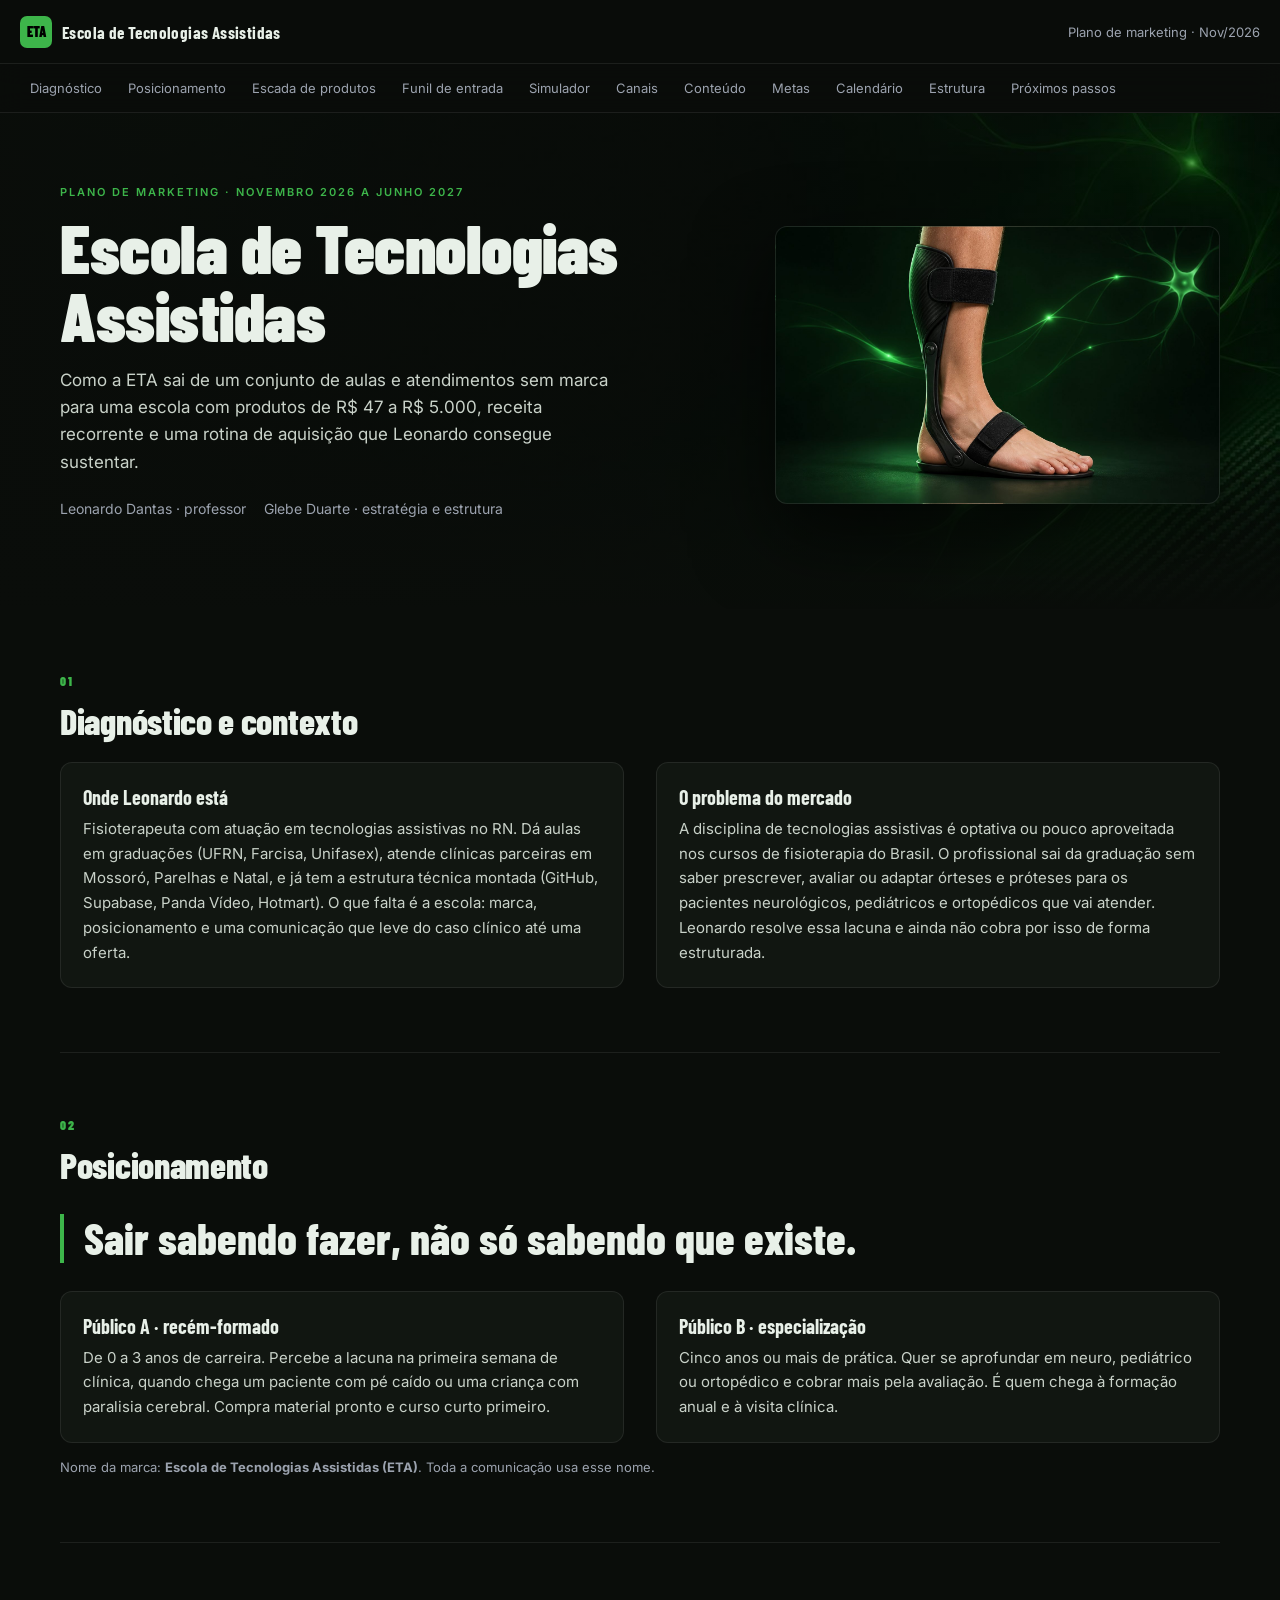
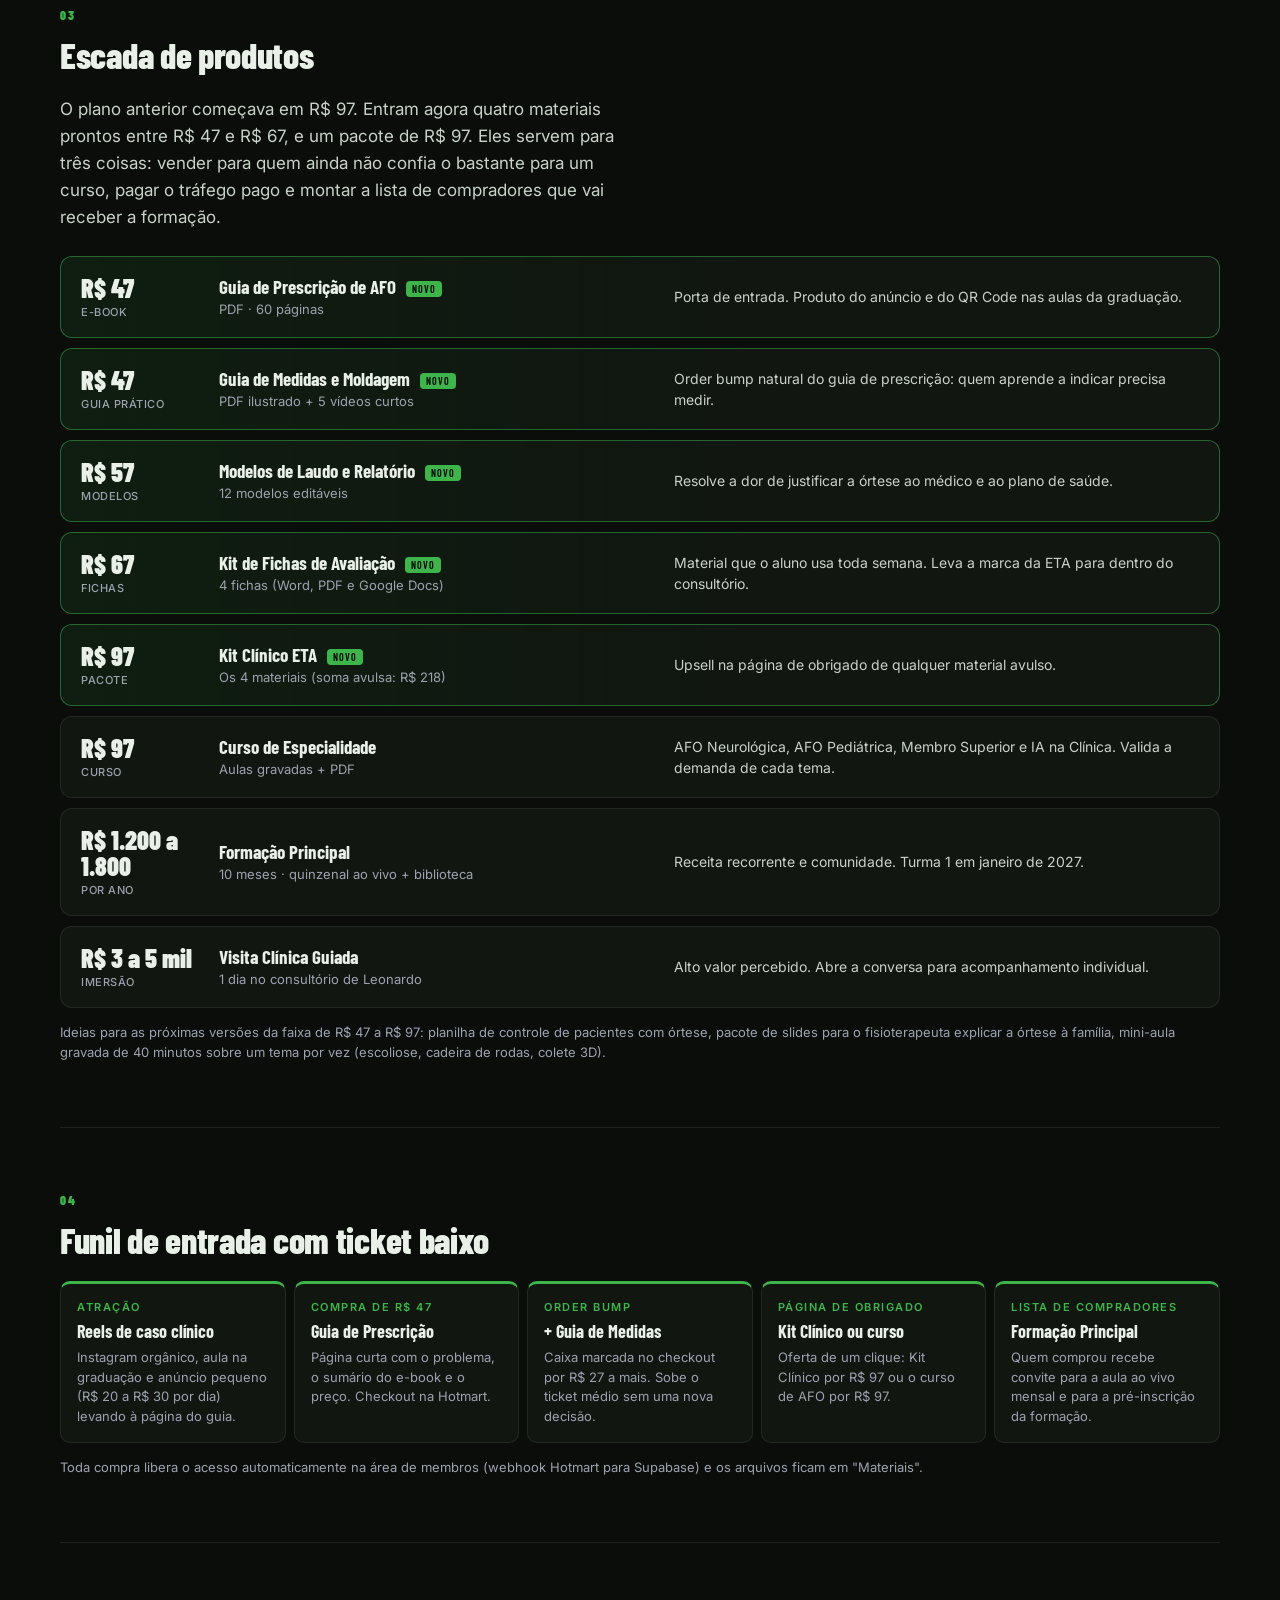
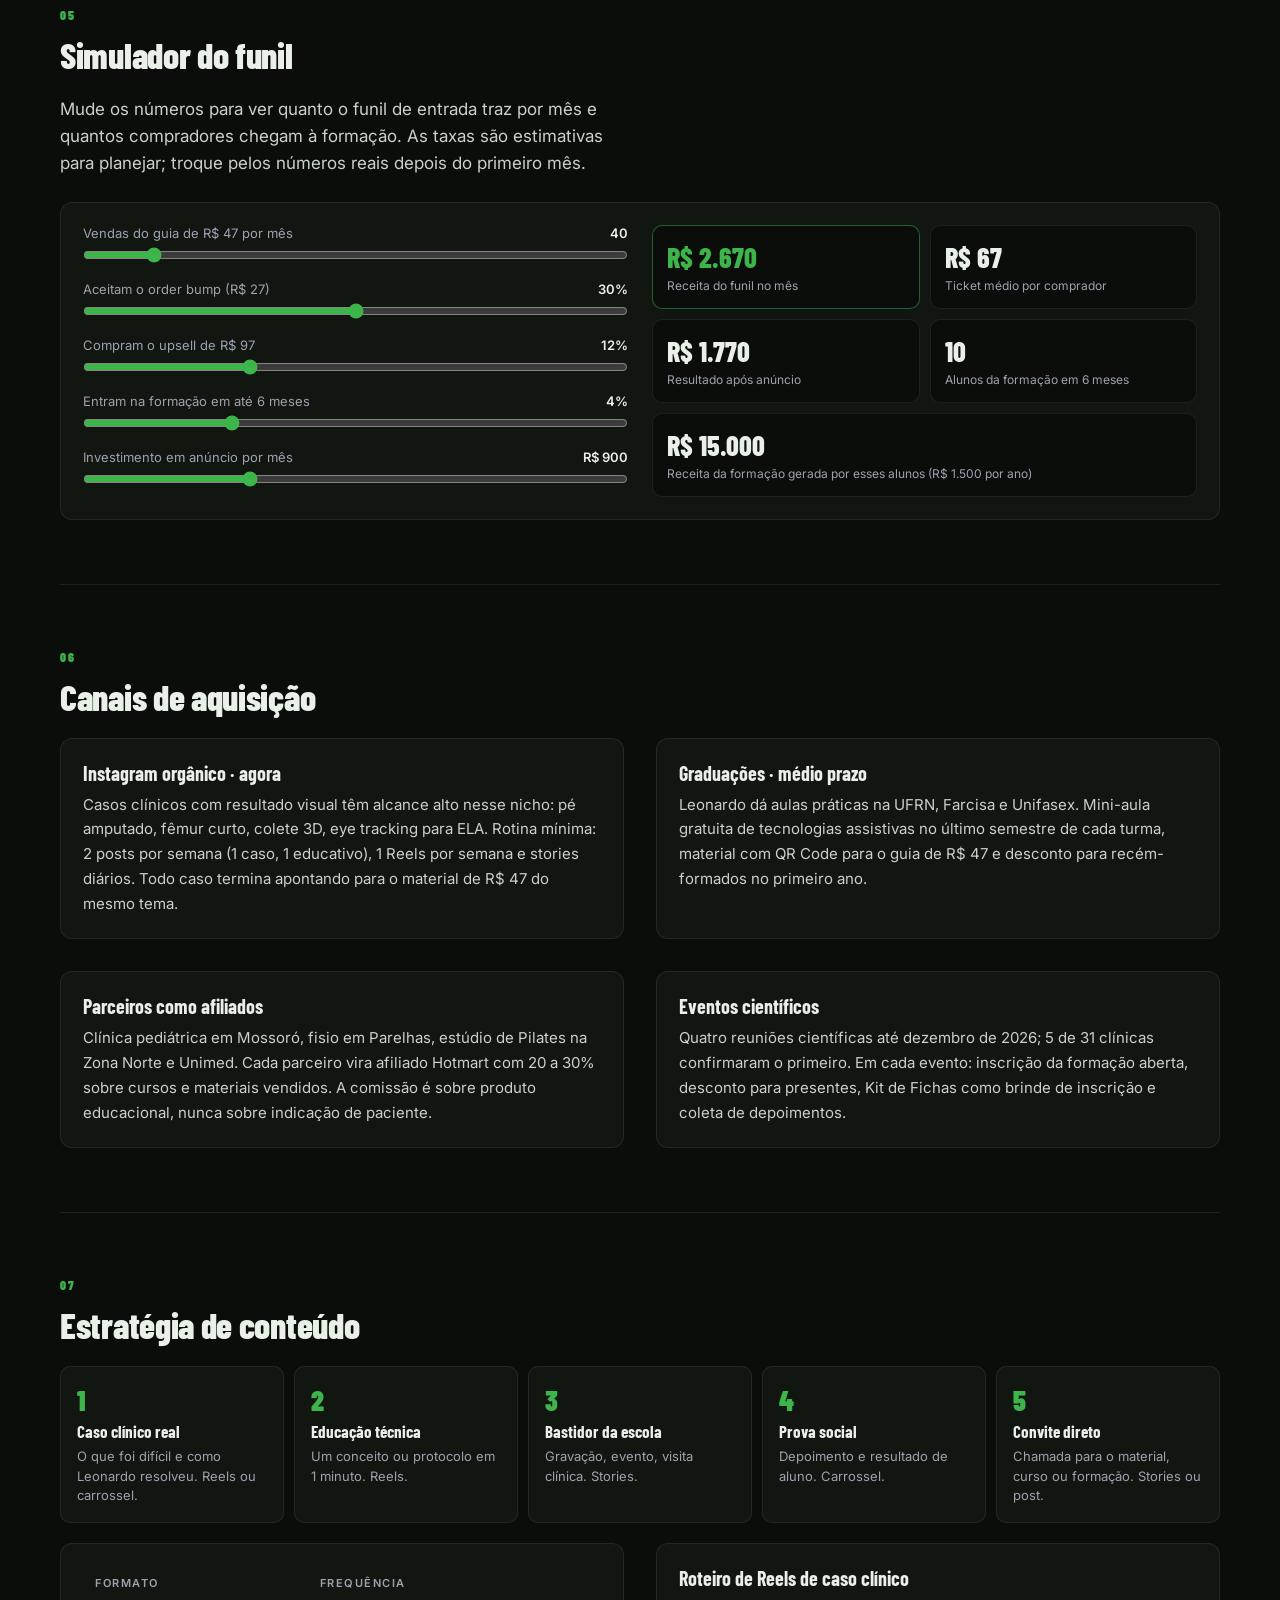
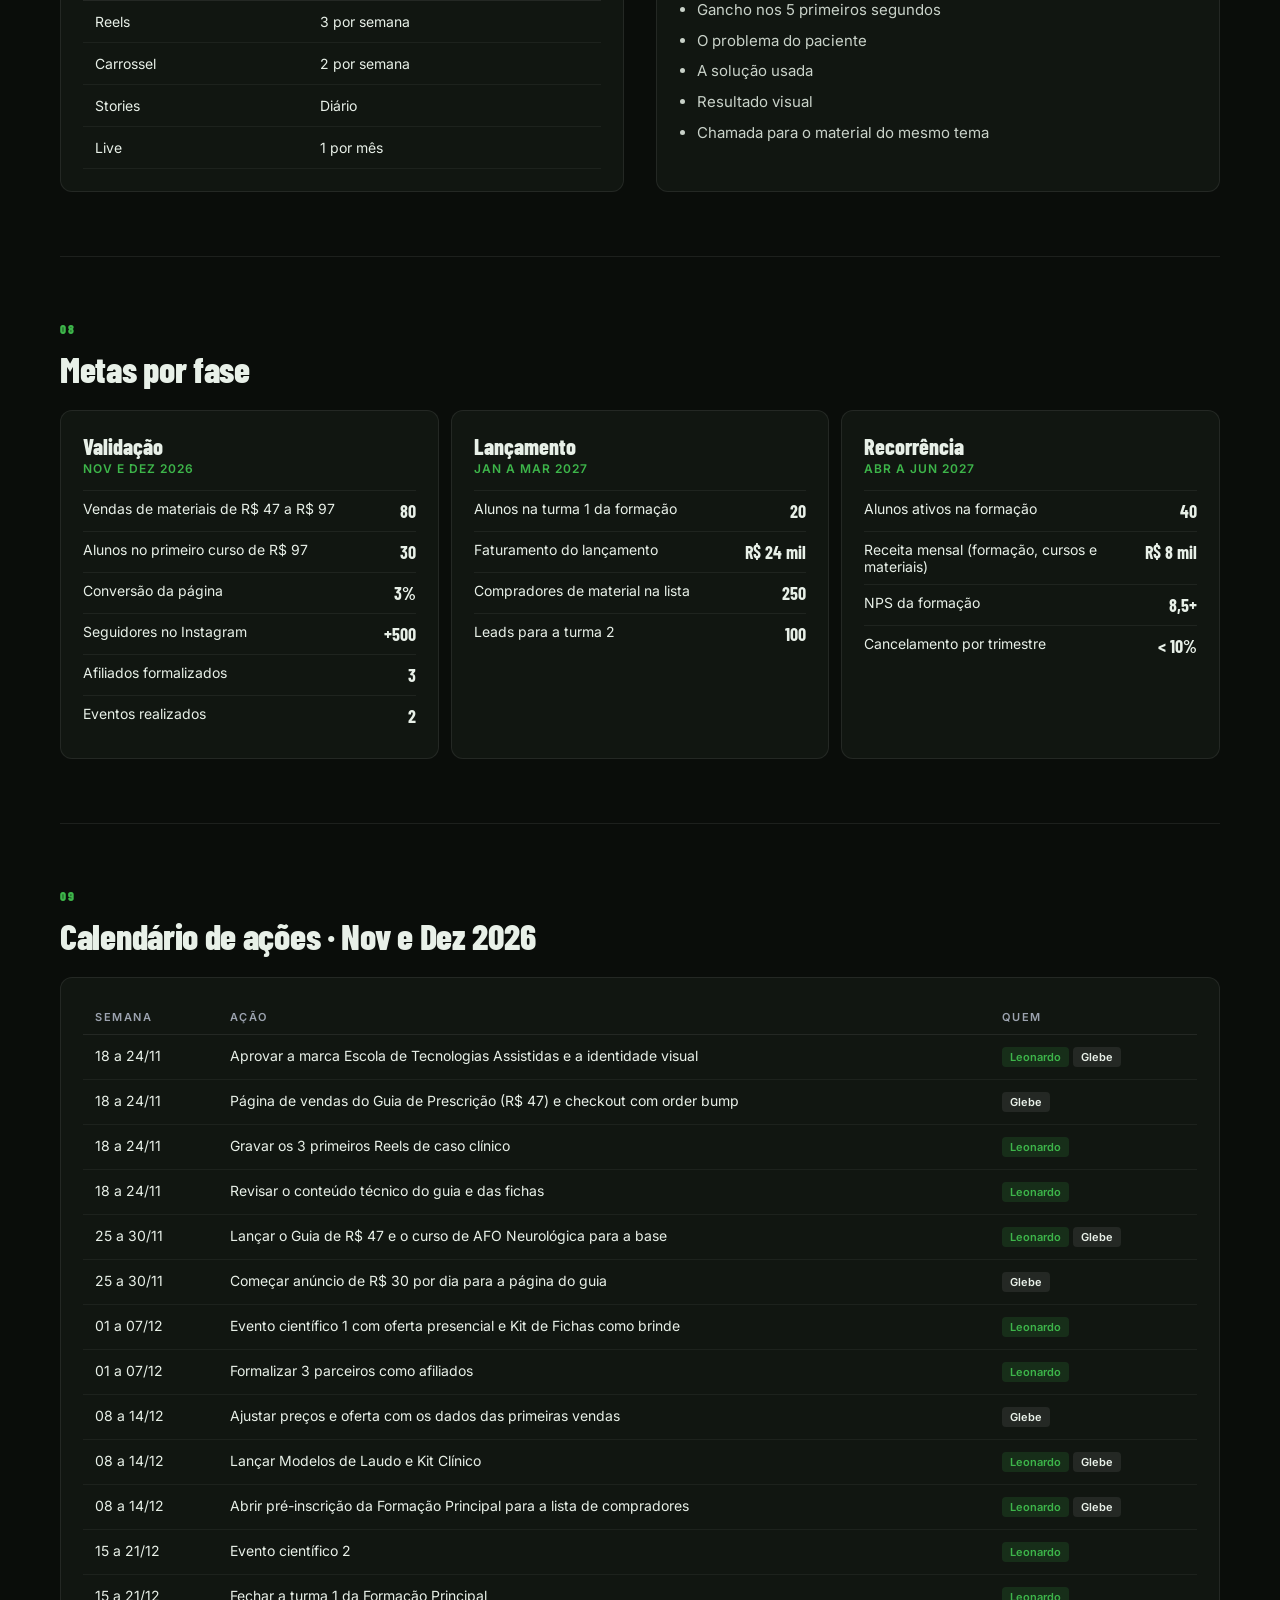
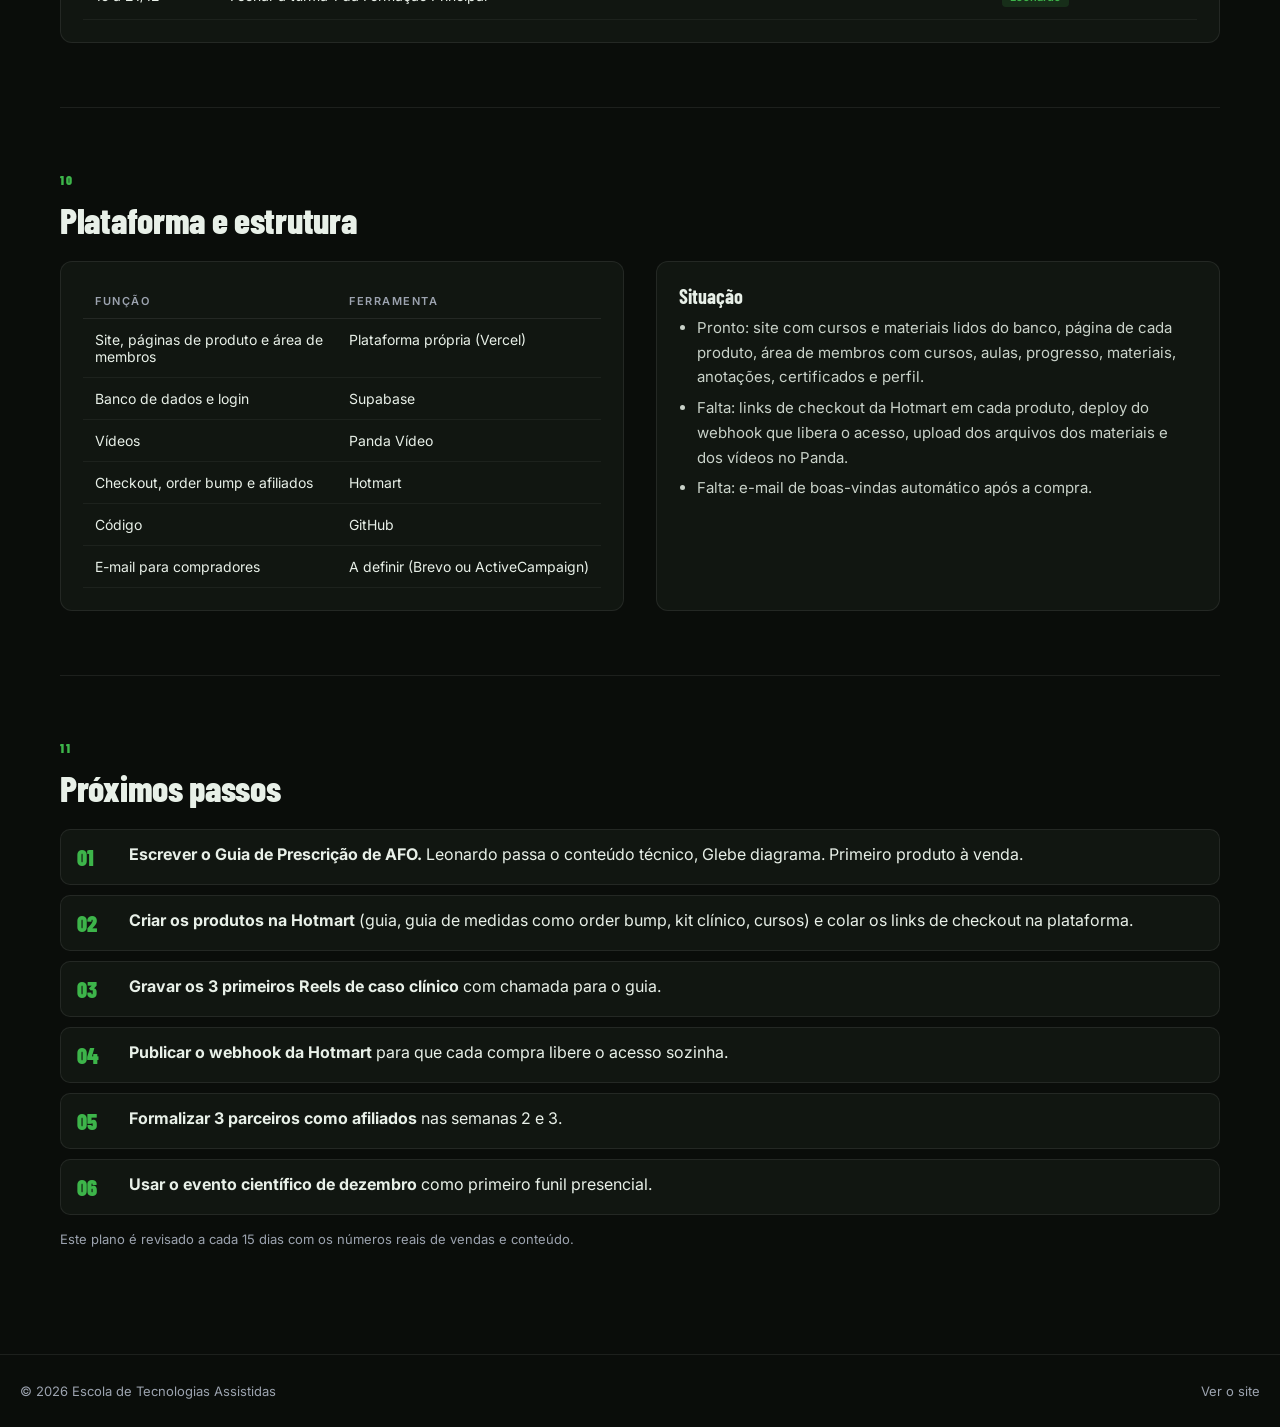
<file: public/plano.html>
<!DOCTYPE html>
<html lang="pt-BR">
<head>
<meta charset="UTF-8">
<meta name="viewport" content="width=device-width, initial-scale=1.0, viewport-fit=cover">
<title>Plano de Marketing · Escola de Tecnologias Assistidas</title>
<meta name="robots" content="noindex">
<link rel="preconnect" href="https://fonts.googleapis.com">
<link rel="stylesheet" href="https://fonts.googleapis.com/css2?family=Barlow+Condensed:wght@400;600;700;800;900&family=Inter:wght@400;500;600&display=swap">
<link rel="stylesheet" href="assets/eta.css">
<style>
.toc { display: flex; gap: 6px; overflow-x: auto; padding: 10px var(--gutter); border-bottom: 1px solid var(--border); position: sticky; top: 64px; z-index: 40; background: rgba(10,13,10,.92); backdrop-filter: blur(12px); }
.toc a { white-space: nowrap; font-size: 13px; color: var(--fg-muted); padding: 6px 10px; border-radius: 6px; }
.toc a:hover { color: var(--fg); background: rgba(255,255,255,.05); }
.sec { padding: 64px 0; border-bottom: 1px solid var(--border); scroll-margin-top: 120px; }
.num { font: 900 13px var(--font-d); color: var(--verde); letter-spacing: 2px; margin-bottom: 10px; }
.two { display: grid; grid-template-columns: minmax(0,1fr) minmax(0,1fr); gap: 32px; }
.box { background: var(--bg-2); border: 1px solid var(--border); border-radius: 12px; padding: 22px; }
.box h3 { font: 700 20px var(--font-d); margin-bottom: 8px; }
.box p, .box li { color: #c9d2c9; line-height: 1.65; font-size: 15px; }
.box ul { padding-left: 18px; display: grid; gap: 6px; }
.quote { font: 800 clamp(28px,4vw,44px)/1.1 var(--font-d); border-left: 4px solid var(--verde); padding-left: 20px; margin: 28px 0; }

/* escada */
.ladder { display: grid; gap: 10px; }
.step { display: grid; grid-template-columns: 120px minmax(0,1fr) minmax(0,1.2fr); gap: 18px; align-items: center; padding: 18px 20px; border-radius: 12px; border: 1px solid var(--border); background: var(--bg-2); position: relative; }
.step.new { border-color: rgba(61,181,74,.5); background: linear-gradient(90deg, rgba(61,181,74,.1), var(--bg-2) 60%); }
.step .p { font: 900 26px/1 var(--font-d); }
.step .p small { display: block; font: 500 11px var(--font-b); color: var(--fg-muted); margin-top: 4px; letter-spacing: .5px; text-transform: uppercase; }
.step b { font: 700 19px var(--font-d); display: block; }
.step .f { font-size: 13px; color: var(--fg-muted); }
.step .r { font-size: 14px; color: #c9d2c9; line-height: 1.5; }
.pill { display: inline-block; font-size: 10px; font-weight: 600; letter-spacing: 1px; text-transform: uppercase; background: var(--verde); color: #000; border-radius: 4px; padding: 2px 6px; margin-left: 6px; vertical-align: middle; }

/* funil */
.funnel { display: grid; grid-template-columns: repeat(5, minmax(0,1fr)); gap: 8px; }
.fstep { background: var(--bg-2); border: 1px solid var(--border); border-top: 3px solid var(--verde); border-radius: 10px; padding: 16px; }
.fstep .k { font-size: 11px; letter-spacing: 1.5px; text-transform: uppercase; color: var(--verde); font-weight: 600; margin-bottom: 6px; }
.fstep b { font: 700 18px var(--font-d); display: block; margin-bottom: 6px; }
.fstep p { font-size: 13px; color: var(--fg-muted); line-height: 1.5; }

/* simulador */
.sim { display: grid; grid-template-columns: minmax(0,1fr) minmax(0,1fr); gap: 24px; align-items: start; }
.sim label { display: block; font-size: 13px; color: var(--fg-muted); margin: 14px 0 6px; }
.sim label:first-child { margin-top: 0; }
.sim input[type=range] { width: 100%; accent-color: var(--verde); }
.sim output { float: right; color: var(--fg); font-weight: 600; }
.res { display: grid; grid-template-columns: 1fr 1fr; gap: 10px; }
.res div { background: var(--bg); border: 1px solid var(--border); border-radius: 10px; padding: 14px; }
.res b { display: block; font: 800 28px var(--font-d); }
.res span { font-size: 12px; color: var(--fg-muted); }
.res .hl { border-color: rgba(61,181,74,.5); }
.res .hl b { color: var(--verde); }

/* tabelas */
.tbl { width: 100%; border-collapse: collapse; font-size: 14px; }
.tbl th { text-align: left; font-size: 11px; letter-spacing: 1.5px; text-transform: uppercase; color: var(--fg-muted); font-weight: 600; padding: 10px 12px; border-bottom: 1px solid var(--border); }
.tbl td { padding: 12px; border-bottom: 1px solid rgba(255,255,255,.05); vertical-align: top; }
.tbl td:last-child { white-space: nowrap; }
.scroll { overflow-x: auto; }
.who { display: inline-block; font-size: 11px; font-weight: 600; padding: 3px 8px; border-radius: 4px; }
.who.l { background: rgba(61,181,74,.15); color: var(--verde); }
.who.g { background: rgba(255,255,255,.08); color: var(--fg); }
.phases { display: grid; grid-template-columns: repeat(3, minmax(0,1fr)); gap: 12px; }
.phase h3 { font: 800 22px var(--font-d); margin-bottom: 2px; }
.phase .d { font-size: 12px; color: var(--verde); letter-spacing: 1px; text-transform: uppercase; font-weight: 600; margin-bottom: 14px; }
.kpi { display: flex; justify-content: space-between; gap: 10px; padding: 9px 0; border-top: 1px solid rgba(255,255,255,.06); font-size: 14px; }
.kpi b { font-family: var(--font-d); font-size: 18px; white-space: nowrap; }
.pillars { display: grid; grid-template-columns: repeat(5, minmax(0,1fr)); gap: 10px; }
.pillar { background: var(--bg-2); border: 1px solid var(--border); border-radius: 10px; padding: 16px; }
.pillar i { font: 900 28px var(--font-d); font-style: normal; color: var(--verde); }
.pillar b { display: block; font: 700 17px var(--font-d); margin: 4px 0 6px; }
.pillar p { font-size: 13px; color: var(--fg-muted); line-height: 1.5; }
.steps-list { counter-reset: s; display: grid; gap: 10px; }
.steps-list li { list-style: none; counter-increment: s; display: grid; grid-template-columns: 40px 1fr; gap: 12px; align-items: start; padding: 14px 16px; background: var(--bg-2); border: 1px solid var(--border); border-radius: 10px; }
.steps-list li::before { content: counter(s, decimal-leading-zero); font: 900 22px var(--font-d); color: var(--verde); }
.note { font-size: 13px; color: var(--fg-muted); margin-top: 14px; line-height: 1.6; }

@media (max-width: 900px) {
  .two, .sim, .phases { grid-template-columns: 1fr; }
  .funnel, .pillars { grid-template-columns: 1fr 1fr; }
  .step { grid-template-columns: 90px 1fr; }
  .step .r { grid-column: 1 / -1; }
}
@media (max-width: 520px) { .funnel, .pillars, .res { grid-template-columns: 1fr; } }
</style>
</head>
<body>

<nav class="nav">
  <a class="brand" href="index.html"><div class="brand-icon">ETA</div><div class="brand-name">Escola de Tecnologias Assistidas</div></a>
  <span class="muted" style="font-size:13px">Plano de marketing · Nov/2026</span>
</nav>
<div class="toc">
  <a href="#diagnostico">Diagnóstico</a><a href="#posicionamento">Posicionamento</a><a href="#escada">Escada de produtos</a><a href="#funil">Funil de entrada</a><a href="#simulador">Simulador</a><a href="#canais">Canais</a><a href="#conteudo">Conteúdo</a><a href="#metas">Metas</a><a href="#calendario">Calendário</a><a href="#estrutura">Estrutura</a><a href="#proximos">Próximos passos</a>
</div>

<header class="bg-hero" style="background-image:url('assets/bg-neural.jpg')">
  <div class="hero-inner">
    <div>
      <div class="eyebrow">Plano de marketing · Novembro 2026 a Junho 2027</div>
      <h1 class="h1">Escola de Tecnologias Assistidas</h1>
      <p class="lead">Como a ETA sai de um conjunto de aulas e atendimentos sem marca para uma escola com produtos de R$ 47 a R$ 5.000, receita recorrente e uma rotina de aquisição que Leonardo consegue sustentar.</p>
      <div class="meta"><span>Leonardo Dantas · professor</span><span>Glebe Duarte · estratégia e estrutura</span></div>
    </div>
    <div class="hero-cover" style="background-image:url('assets/afo-neurologica-cover.jpg')"></div>
  </div>
</header>

<main class="wrap">

<section class="sec" id="diagnostico">
  <div class="num">01</div>
  <h2 class="h2">Diagnóstico e contexto</h2>
  <div class="two">
    <div class="box"><h3>Onde Leonardo está</h3><p>Fisioterapeuta com atuação em tecnologias assistivas no RN. Dá aulas em graduações (UFRN, Farcisa, Unifasex), atende clínicas parceiras em Mossoró, Parelhas e Natal, e já tem a estrutura técnica montada (GitHub, Supabase, Panda Vídeo, Hotmart). O que falta é a escola: marca, posicionamento e uma comunicação que leve do caso clínico até uma oferta.</p></div>
    <div class="box"><h3>O problema do mercado</h3><p>A disciplina de tecnologias assistivas é optativa ou pouco aproveitada nos cursos de fisioterapia do Brasil. O profissional sai da graduação sem saber prescrever, avaliar ou adaptar órteses e próteses para os pacientes neurológicos, pediátricos e ortopédicos que vai atender. Leonardo resolve essa lacuna e ainda não cobra por isso de forma estruturada.</p></div>
  </div>
</section>

<section class="sec" id="posicionamento">
  <div class="num">02</div>
  <h2 class="h2">Posicionamento</h2>
  <div class="quote">Sair sabendo fazer, não só sabendo que existe.</div>
  <div class="two">
    <div class="box"><h3>Público A · recém-formado</h3><p>De 0 a 3 anos de carreira. Percebe a lacuna na primeira semana de clínica, quando chega um paciente com pé caído ou uma criança com paralisia cerebral. Compra material pronto e curso curto primeiro.</p></div>
    <div class="box"><h3>Público B · especialização</h3><p>Cinco anos ou mais de prática. Quer se aprofundar em neuro, pediátrico ou ortopédico e cobrar mais pela avaliação. É quem chega à formação anual e à visita clínica.</p></div>
  </div>
  <p class="note">Nome da marca: <b>Escola de Tecnologias Assistidas (ETA)</b>. Toda a comunicação usa esse nome.</p>
</section>

<section class="sec" id="escada">
  <div class="num">03</div>
  <h2 class="h2">Escada de produtos</h2>
  <p class="lead">O plano anterior começava em R$ 97. Entram agora quatro materiais prontos entre R$ 47 e R$ 67, e um pacote de R$ 97. Eles servem para três coisas: vender para quem ainda não confia o bastante para um curso, pagar o tráfego pago e montar a lista de compradores que vai receber a formação.</p>
  <div class="ladder">
    <div class="step new"><div class="p">R$ 47<small>E-book</small></div><div><b>Guia de Prescrição de AFO <span class="pill">Novo</span></b><span class="f">PDF · 60 páginas</span></div><div class="r">Porta de entrada. Produto do anúncio e do QR Code nas aulas da graduação.</div></div>
    <div class="step new"><div class="p">R$ 47<small>Guia prático</small></div><div><b>Guia de Medidas e Moldagem <span class="pill">Novo</span></b><span class="f">PDF ilustrado + 5 vídeos curtos</span></div><div class="r">Order bump natural do guia de prescrição: quem aprende a indicar precisa medir.</div></div>
    <div class="step new"><div class="p">R$ 57<small>Modelos</small></div><div><b>Modelos de Laudo e Relatório <span class="pill">Novo</span></b><span class="f">12 modelos editáveis</span></div><div class="r">Resolve a dor de justificar a órtese ao médico e ao plano de saúde.</div></div>
    <div class="step new"><div class="p">R$ 67<small>Fichas</small></div><div><b>Kit de Fichas de Avaliação <span class="pill">Novo</span></b><span class="f">4 fichas (Word, PDF e Google Docs)</span></div><div class="r">Material que o aluno usa toda semana. Leva a marca da ETA para dentro do consultório.</div></div>
    <div class="step new"><div class="p">R$ 97<small>Pacote</small></div><div><b>Kit Clínico ETA <span class="pill">Novo</span></b><span class="f">Os 4 materiais (soma avulsa: R$ 218)</span></div><div class="r">Upsell na página de obrigado de qualquer material avulso.</div></div>
    <div class="step"><div class="p">R$ 97<small>Curso</small></div><div><b>Curso de Especialidade</b><span class="f">Aulas gravadas + PDF</span></div><div class="r">AFO Neurológica, AFO Pediátrica, Membro Superior e IA na Clínica. Valida a demanda de cada tema.</div></div>
    <div class="step"><div class="p">R$ 1.200 a 1.800<small>Por ano</small></div><div><b>Formação Principal</b><span class="f">10 meses · quinzenal ao vivo + biblioteca</span></div><div class="r">Receita recorrente e comunidade. Turma 1 em janeiro de 2027.</div></div>
    <div class="step"><div class="p">R$ 3 a 5 mil<small>Imersão</small></div><div><b>Visita Clínica Guiada</b><span class="f">1 dia no consultório de Leonardo</span></div><div class="r">Alto valor percebido. Abre a conversa para acompanhamento individual.</div></div>
  </div>
  <p class="note">Ideias para as próximas versões da faixa de R$ 47 a R$ 97: planilha de controle de pacientes com órtese, pacote de slides para o fisioterapeuta explicar a órtese à família, mini-aula gravada de 40 minutos sobre um tema por vez (escoliose, cadeira de rodas, colete 3D).</p>
</section>

<section class="sec" id="funil">
  <div class="num">04</div>
  <h2 class="h2">Funil de entrada com ticket baixo</h2>
  <div class="funnel">
    <div class="fstep"><div class="k">Atração</div><b>Reels de caso clínico</b><p>Instagram orgânico, aula na graduação e anúncio pequeno (R$ 20 a R$ 30 por dia) levando à página do guia.</p></div>
    <div class="fstep"><div class="k">Compra de R$ 47</div><b>Guia de Prescrição</b><p>Página curta com o problema, o sumário do e-book e o preço. Checkout na Hotmart.</p></div>
    <div class="fstep"><div class="k">Order bump</div><b>+ Guia de Medidas</b><p>Caixa marcada no checkout por R$ 27 a mais. Sobe o ticket médio sem uma nova decisão.</p></div>
    <div class="fstep"><div class="k">Página de obrigado</div><b>Kit Clínico ou curso</b><p>Oferta de um clique: Kit Clínico por R$ 97 ou o curso de AFO por R$ 97.</p></div>
    <div class="fstep"><div class="k">Lista de compradores</div><b>Formação Principal</b><p>Quem comprou recebe convite para a aula ao vivo mensal e para a pré-inscrição da formação.</p></div>
  </div>
  <p class="note">Toda compra libera o acesso automaticamente na área de membros (webhook Hotmart para Supabase) e os arquivos ficam em "Materiais".</p>
</section>

<section class="sec" id="simulador">
  <div class="num">05</div>
  <h2 class="h2">Simulador do funil</h2>
  <p class="lead">Mude os números para ver quanto o funil de entrada traz por mês e quantos compradores chegam à formação. As taxas são estimativas para planejar; troque pelos números reais depois do primeiro mês.</p>
  <div class="sim box">
    <form id="simf" onsubmit="return false">
      <label>Vendas do guia de R$ 47 por mês <output id="o1"></output></label><input type="range" id="v" min="5" max="300" step="5" value="40">
      <label>Aceitam o order bump (R$ 27) <output id="o2"></output></label><input type="range" id="b" min="0" max="60" step="5" value="30">
      <label>Compram o upsell de R$ 97 <output id="o3"></output></label><input type="range" id="u" min="0" max="40" step="1" value="12">
      <label>Entram na formação em até 6 meses <output id="o4"></output></label><input type="range" id="f" min="0" max="15" step="1" value="4">
      <label>Investimento em anúncio por mês <output id="o5"></output></label><input type="range" id="a" min="0" max="3000" step="100" value="900">
    </form>
    <div class="res">
      <div class="hl"><b id="r1"></b><span>Receita do funil no mês</span></div>
      <div><b id="r2"></b><span>Ticket médio por comprador</span></div>
      <div><b id="r3"></b><span>Resultado após anúncio</span></div>
      <div><b id="r4"></b><span>Alunos da formação em 6 meses</span></div>
      <div style="grid-column:1/-1"><b id="r5"></b><span>Receita da formação gerada por esses alunos (R$ 1.500 por ano)</span></div>
    </div>
  </div>
</section>

<section class="sec" id="canais">
  <div class="num">06</div>
  <h2 class="h2">Canais de aquisição</h2>
  <div class="two">
    <div class="box"><h3>Instagram orgânico · agora</h3><p>Casos clínicos com resultado visual têm alcance alto nesse nicho: pé amputado, fêmur curto, colete 3D, eye tracking para ELA. Rotina mínima: 2 posts por semana (1 caso, 1 educativo), 1 Reels por semana e stories diários. Todo caso termina apontando para o material de R$ 47 do mesmo tema.</p></div>
    <div class="box"><h3>Graduações · médio prazo</h3><p>Leonardo dá aulas práticas na UFRN, Farcisa e Unifasex. Mini-aula gratuita de tecnologias assistivas no último semestre de cada turma, material com QR Code para o guia de R$ 47 e desconto para recém-formados no primeiro ano.</p></div>
    <div class="box"><h3>Parceiros como afiliados</h3><p>Clínica pediátrica em Mossoró, fisio em Parelhas, estúdio de Pilates na Zona Norte e Unimed. Cada parceiro vira afiliado Hotmart com 20 a 30% sobre cursos e materiais vendidos. A comissão é sobre produto educacional, nunca sobre indicação de paciente.</p></div>
    <div class="box"><h3>Eventos científicos</h3><p>Quatro reuniões científicas até dezembro de 2026; 5 de 31 clínicas confirmaram o primeiro. Em cada evento: inscrição da formação aberta, desconto para presentes, Kit de Fichas como brinde de inscrição e coleta de depoimentos.</p></div>
  </div>
</section>

<section class="sec" id="conteudo">
  <div class="num">07</div>
  <h2 class="h2">Estratégia de conteúdo</h2>
  <div class="pillars">
    <div class="pillar"><i>1</i><b>Caso clínico real</b><p>O que foi difícil e como Leonardo resolveu. Reels ou carrossel.</p></div>
    <div class="pillar"><i>2</i><b>Educação técnica</b><p>Um conceito ou protocolo em 1 minuto. Reels.</p></div>
    <div class="pillar"><i>3</i><b>Bastidor da escola</b><p>Gravação, evento, visita clínica. Stories.</p></div>
    <div class="pillar"><i>4</i><b>Prova social</b><p>Depoimento e resultado de aluno. Carrossel.</p></div>
    <div class="pillar"><i>5</i><b>Convite direto</b><p>Chamada para o material, curso ou formação. Stories ou post.</p></div>
  </div>
  <div class="two" style="margin-top:20px">
    <div class="box scroll"><table class="tbl"><tr><th>Formato</th><th>Frequência</th></tr><tr><td>Reels</td><td>3 por semana</td></tr><tr><td>Carrossel</td><td>2 por semana</td></tr><tr><td>Stories</td><td>Diário</td></tr><tr><td>Live</td><td>1 por mês</td></tr></table></div>
    <div class="box"><h3>Roteiro de Reels de caso clínico</h3><ul><li>Gancho nos 5 primeiros segundos</li><li>O problema do paciente</li><li>A solução usada</li><li>Resultado visual</li><li>Chamada para o material do mesmo tema</li></ul></div>
  </div>
</section>

<section class="sec" id="metas">
  <div class="num">08</div>
  <h2 class="h2">Metas por fase</h2>
  <div class="phases">
    <div class="box phase"><h3>Validação</h3><div class="d">Nov e Dez 2026</div>
      <div class="kpi"><span>Vendas de materiais de R$ 47 a R$ 97</span><b>80</b></div>
      <div class="kpi"><span>Alunos no primeiro curso de R$ 97</span><b>30</b></div>
      <div class="kpi"><span>Conversão da página</span><b>3%</b></div>
      <div class="kpi"><span>Seguidores no Instagram</span><b>+500</b></div>
      <div class="kpi"><span>Afiliados formalizados</span><b>3</b></div>
      <div class="kpi"><span>Eventos realizados</span><b>2</b></div>
    </div>
    <div class="box phase"><h3>Lançamento</h3><div class="d">Jan a Mar 2027</div>
      <div class="kpi"><span>Alunos na turma 1 da formação</span><b>20</b></div>
      <div class="kpi"><span>Faturamento do lançamento</span><b>R$ 24 mil</b></div>
      <div class="kpi"><span>Compradores de material na lista</span><b>250</b></div>
      <div class="kpi"><span>Leads para a turma 2</span><b>100</b></div>
    </div>
    <div class="box phase"><h3>Recorrência</h3><div class="d">Abr a Jun 2027</div>
      <div class="kpi"><span>Alunos ativos na formação</span><b>40</b></div>
      <div class="kpi"><span>Receita mensal (formação, cursos e materiais)</span><b>R$ 8 mil</b></div>
      <div class="kpi"><span>NPS da formação</span><b>8,5+</b></div>
      <div class="kpi"><span>Cancelamento por trimestre</span><b>&lt; 10%</b></div>
    </div>
  </div>
</section>

<section class="sec" id="calendario">
  <div class="num">09</div>
  <h2 class="h2">Calendário de ações · Nov e Dez 2026</h2>
  <div class="box scroll">
    <table class="tbl">
      <tr><th>Semana</th><th>Ação</th><th>Quem</th></tr>
      <tr><td>18 a 24/11</td><td>Aprovar a marca Escola de Tecnologias Assistidas e a identidade visual</td><td><span class="who l">Leonardo</span> <span class="who g">Glebe</span></td></tr>
      <tr><td>18 a 24/11</td><td>Página de vendas do Guia de Prescrição (R$ 47) e checkout com order bump</td><td><span class="who g">Glebe</span></td></tr>
      <tr><td>18 a 24/11</td><td>Gravar os 3 primeiros Reels de caso clínico</td><td><span class="who l">Leonardo</span></td></tr>
      <tr><td>18 a 24/11</td><td>Revisar o conteúdo técnico do guia e das fichas</td><td><span class="who l">Leonardo</span></td></tr>
      <tr><td>25 a 30/11</td><td>Lançar o Guia de R$ 47 e o curso de AFO Neurológica para a base</td><td><span class="who l">Leonardo</span> <span class="who g">Glebe</span></td></tr>
      <tr><td>25 a 30/11</td><td>Começar anúncio de R$ 30 por dia para a página do guia</td><td><span class="who g">Glebe</span></td></tr>
      <tr><td>01 a 07/12</td><td>Evento científico 1 com oferta presencial e Kit de Fichas como brinde</td><td><span class="who l">Leonardo</span></td></tr>
      <tr><td>01 a 07/12</td><td>Formalizar 3 parceiros como afiliados</td><td><span class="who l">Leonardo</span></td></tr>
      <tr><td>08 a 14/12</td><td>Ajustar preços e oferta com os dados das primeiras vendas</td><td><span class="who g">Glebe</span></td></tr>
      <tr><td>08 a 14/12</td><td>Lançar Modelos de Laudo e Kit Clínico</td><td><span class="who l">Leonardo</span> <span class="who g">Glebe</span></td></tr>
      <tr><td>08 a 14/12</td><td>Abrir pré-inscrição da Formação Principal para a lista de compradores</td><td><span class="who l">Leonardo</span> <span class="who g">Glebe</span></td></tr>
      <tr><td>15 a 21/12</td><td>Evento científico 2</td><td><span class="who l">Leonardo</span></td></tr>
      <tr><td>15 a 21/12</td><td>Fechar a turma 1 da Formação Principal</td><td><span class="who l">Leonardo</span></td></tr>
    </table>
  </div>
</section>

<section class="sec" id="estrutura">
  <div class="num">10</div>
  <h2 class="h2">Plataforma e estrutura</h2>
  <div class="two">
    <div class="box scroll"><table class="tbl">
      <tr><th>Função</th><th>Ferramenta</th></tr>
      <tr><td>Site, páginas de produto e área de membros</td><td>Plataforma própria (Vercel)</td></tr>
      <tr><td>Banco de dados e login</td><td>Supabase</td></tr>
      <tr><td>Vídeos</td><td>Panda Vídeo</td></tr>
      <tr><td>Checkout, order bump e afiliados</td><td>Hotmart</td></tr>
      <tr><td>Código</td><td>GitHub</td></tr>
      <tr><td>E-mail para compradores</td><td>A definir (Brevo ou ActiveCampaign)</td></tr>
    </table></div>
    <div class="box"><h3>Situação</h3><ul>
      <li>Pronto: site com cursos e materiais lidos do banco, página de cada produto, área de membros com cursos, aulas, progresso, materiais, anotações, certificados e perfil.</li>
      <li>Falta: links de checkout da Hotmart em cada produto, deploy do webhook que libera o acesso, upload dos arquivos dos materiais e dos vídeos no Panda.</li>
      <li>Falta: e-mail de boas-vindas automático após a compra.</li>
    </ul></div>
  </div>
</section>

<section class="sec" id="proximos" style="border-bottom:0">
  <div class="num">11</div>
  <h2 class="h2">Próximos passos</h2>
  <ol class="steps-list">
    <li><div><b>Escrever o Guia de Prescrição de AFO.</b> Leonardo passa o conteúdo técnico, Glebe diagrama. Primeiro produto à venda.</div></li>
    <li><div><b>Criar os produtos na Hotmart</b> (guia, guia de medidas como order bump, kit clínico, cursos) e colar os links de checkout na plataforma.</div></li>
    <li><div><b>Gravar os 3 primeiros Reels de caso clínico</b> com chamada para o guia.</div></li>
    <li><div><b>Publicar o webhook da Hotmart</b> para que cada compra libere o acesso sozinha.</div></li>
    <li><div><b>Formalizar 3 parceiros como afiliados</b> nas semanas 2 e 3.</div></li>
    <li><div><b>Usar o evento científico de dezembro</b> como primeiro funil presencial.</div></li>
  </ol>
  <p class="note">Este plano é revisado a cada 15 dias com os números reais de vendas e conteúdo.</p>
</section>

</main>

<footer class="footer"><span>© 2026 Escola de Tecnologias Assistidas</span><a href="index.html">Ver o site</a></footer>

<script>
const $ = id => document.getElementById(id);
const brl = n => 'R$ ' + Math.round(n).toLocaleString('pt-BR');
function calc() {
  const v = +$('v').value, b = +$('b').value / 100, u = +$('u').value / 100, f = +$('f').value / 100, a = +$('a').value;
  $('o1').textContent = v; $('o2').textContent = Math.round(b * 100) + '%'; $('o3').textContent = Math.round(u * 100) + '%'; $('o4').textContent = Math.round(f * 100) + '%'; $('o5').textContent = brl(a);
  const rec = v * 47 + v * b * 27 + v * u * 97;
  const alunos6 = v * 6 * f;
  $('r1').textContent = brl(rec);
  $('r2').textContent = brl(v ? rec / v : 0);
  $('r3').textContent = brl(rec - a);
  $('r3').style.color = rec - a < 0 ? '#f87171' : '';
  $('r4').textContent = Math.round(alunos6);
  $('r5').textContent = brl(Math.round(alunos6) * 1500);
}
document.querySelectorAll('#simf input').forEach(i => i.addEventListener('input', calc));
calc();
</script>
</body>
</html>
</file>
<file: public/assets/eta.css>
:root {
  --verde: #3DB54A;
  --verde-hover: #4cd358;
  --bg: #0a0d0a;
  --bg-2: #111611;
  --card: #161c16;
  --fg: #e8f0e8;
  --fg-muted: #9ca3af;
  --fg-dim: #6b7280;
  --border: rgba(255,255,255,0.08);
  --font-d: 'Barlow Condensed', sans-serif;
  --font-b: 'Inter', system-ui, sans-serif;
  --gutter: max(20px, env(safe-area-inset-left, 0px));
  color-scheme: dark;
}
*, *::before, *::after { box-sizing: border-box; margin: 0; padding: 0; }
html { scroll-behavior: smooth; }
body { font-family: var(--font-b); background: var(--bg); color: var(--fg); min-height: 100vh; -webkit-font-smoothing: antialiased; }
a { color: inherit; text-decoration: none; }
button { font: inherit; color: inherit; background: none; border: none; cursor: pointer; }
img { max-width: 100%; display: block; }

/* NAV */
.nav {
  position: sticky; top: 0; z-index: 50;
  display: flex; align-items: center; justify-content: space-between; gap: 16px;
  padding: 0 var(--gutter); height: 64px;
  background: rgba(10,13,10,.88); backdrop-filter: blur(14px);
  border-bottom: 1px solid var(--border);
}
.brand { display: flex; align-items: center; gap: 10px; min-width: 0; }
.brand-icon {
  width: 32px; height: 32px; flex: none; background: var(--verde); border-radius: 7px;
  display: grid; place-items: center; font: 900 14px var(--font-d); color: #000;
}
.brand-name { font: 700 17px var(--font-d); letter-spacing: .4px; white-space: nowrap; overflow: hidden; text-overflow: ellipsis; }
.nav-links { display: flex; gap: 4px; align-items: center; }
.nav-link { padding: 8px 12px; border-radius: 6px; font-size: 14px; color: var(--fg-muted); }
.nav-link:hover, .nav-link.active { color: var(--fg); background: rgba(255,255,255,.05); }

/* BUTTONS */
.btn { display: inline-flex; align-items: center; justify-content: center; gap: 8px; padding: 12px 22px; border-radius: 8px; font-size: 15px; font-weight: 600; transition: background .15s, border-color .15s; }
.btn-primary { background: var(--verde); color: #000; }
.btn-primary:hover { background: var(--verde-hover); }
.btn-ghost { border: 1px solid rgba(255,255,255,.18); color: var(--fg); background: rgba(10,13,10,.4); }
.btn-ghost:hover { border-color: rgba(255,255,255,.35); }
.btn-sm { padding: 8px 14px; font-size: 13px; }
.btn[disabled] { opacity: .5; cursor: default; }

/* HERO WITH BACKGROUND */
.bg-hero { position: relative; overflow: hidden; background-size: cover; background-position: center; }
.bg-hero::after { content: ""; position: absolute; inset: 0; background: linear-gradient(90deg, rgba(10,13,10,.95) 0%, rgba(10,13,10,.7) 50%, rgba(10,13,10,.15) 100%), linear-gradient(0deg, var(--bg) 0%, transparent 35%); }
.bg-hero > * { position: relative; z-index: 1; }
.hero-inner { max-width: 1200px; margin: 0 auto; padding: 72px var(--gutter) 64px; display: grid; grid-template-columns: minmax(0,1.2fr) minmax(0,.8fr); gap: 48px; align-items: center; }
.hero-cover { aspect-ratio: 16/10; border-radius: 12px; background-size: cover; background-position: center; box-shadow: 0 30px 80px rgba(0,0,0,.7); border: 1px solid rgba(255,255,255,.1); }
.eyebrow { font-size: 11px; letter-spacing: 2px; text-transform: uppercase; color: var(--verde); font-weight: 600; margin-bottom: 14px; }
.h1 { font: 900 clamp(38px, 6vw, 68px)/1 var(--font-d); letter-spacing: -.5px; text-wrap: balance; margin-bottom: 18px; }
.lead { font-size: 17px; color: #c9d2c9; line-height: 1.6; max-width: 560px; margin-bottom: 24px; }
.meta { display: flex; flex-wrap: wrap; gap: 8px 18px; color: var(--fg-muted); font-size: 14px; margin-bottom: 28px; }
.actions { display: flex; flex-wrap: wrap; gap: 12px; }

/* SECTIONS */
.wrap { max-width: 1200px; margin: 0 auto; padding: 0 var(--gutter); }
.section { padding: 48px 0; }
.h2 { font: 800 clamp(26px, 3.5vw, 36px) var(--font-d); letter-spacing: -.3px; margin-bottom: 20px; }
.row-title { font: 700 22px var(--font-d); margin-bottom: 14px; }

/* COURSE CARDS */
.grid { display: grid; grid-template-columns: repeat(auto-fill, minmax(250px, 1fr)); gap: 18px; }
.row { display: grid; grid-auto-flow: column; grid-auto-columns: minmax(260px, 300px); gap: 16px; overflow-x: auto; padding-bottom: 8px; scroll-snap-type: x mandatory; }
.row > * { scroll-snap-align: start; }
.card { background: var(--card); border: 1px solid var(--border); border-radius: 10px; overflow: hidden; transition: transform .2s, border-color .2s; display: flex; flex-direction: column; min-width: 0; }
.card:hover { transform: translateY(-3px); border-color: rgba(61,181,74,.35); }
.card-cover { aspect-ratio: 16/10; background-size: cover; background-position: center; position: relative; }
.card-badge { position: absolute; top: 10px; left: 10px; font-size: 11px; font-weight: 600; padding: 4px 8px; border-radius: 4px; background: rgba(0,0,0,.65); }
.card-badge.ok { background: var(--verde); color: #000; }
.card-body { padding: 14px 16px 16px; display: flex; flex-direction: column; gap: 6px; flex: 1; }
.card-tag { font-size: 10px; letter-spacing: 1.5px; text-transform: uppercase; color: var(--verde); font-weight: 600; }
.card-title { font: 700 18px/1.15 var(--font-d); }
.card-meta { font-size: 12px; color: var(--fg-muted); }
.card-price { font: 800 20px var(--font-d); color: var(--verde); margin-top: 4px; }
.card-price small { font: 500 12px var(--font-b); color: var(--fg-muted); margin-left: 6px; }
.price-big { font: 900 44px/1 var(--font-d); color: var(--fg); margin-bottom: 18px; }
.price-big small { display: block; font: 500 13px var(--font-b); color: var(--fg-muted); margin-top: 6px; }
.instructor { display: flex; gap: 18px; align-items: flex-start; background: var(--bg-2); border: 1px solid var(--border); border-radius: 12px; padding: 22px; max-width: 760px; }
.instructor-avatar { width: 64px; height: 64px; flex: none; border-radius: 50%; background: var(--verde); color: #000; display: grid; place-items: center; font: 900 24px var(--font-d); }
.instructor b { font: 700 20px var(--font-d); display: block; margin-bottom: 6px; }
.bar { height: 4px; background: rgba(255,255,255,.1); border-radius: 99px; overflow: hidden; margin-top: auto; }
.bar > i { display: block; height: 100%; background: var(--verde); }
.bar-label { font-size: 12px; color: var(--fg-muted); }

/* CURRICULUM */
.mod { border: 1px solid var(--border); border-radius: 10px; margin-bottom: 10px; background: var(--bg-2); overflow: hidden; }
.mod-head { width: 100%; display: flex; justify-content: space-between; align-items: center; gap: 12px; padding: 16px 18px; text-align: left; }
.mod-head:hover { background: rgba(255,255,255,.03); }
.mod-title { font: 700 18px var(--font-d); }
.mod-meta { font-size: 12px; color: var(--fg-muted); white-space: nowrap; }
.mod-body { border-top: 1px solid var(--border); }
.mod:not(.open) .mod-body { display: none; }
.les { display: flex; align-items: center; gap: 12px; padding: 12px 18px; font-size: 14px; border-top: 1px solid rgba(255,255,255,.04); }
.les:first-child { border-top: 0; }
a.les:hover { background: rgba(61,181,74,.07); }
.les.current { background: rgba(61,181,74,.12); }
.les-ico { width: 22px; height: 22px; flex: none; border-radius: 50%; border: 1.5px solid var(--fg-dim); display: grid; place-items: center; font-size: 11px; color: var(--fg-dim); }
.les-ico.done { background: var(--verde); border-color: var(--verde); color: #000; }
.les-title { flex: 1; min-width: 0; }
.les-dur { color: var(--fg-muted); font-size: 12px; white-space: nowrap; }
.tag-free { font-size: 10px; text-transform: uppercase; letter-spacing: 1px; color: var(--verde); border: 1px solid rgba(61,181,74,.4); border-radius: 4px; padding: 2px 6px; }
.lock { color: var(--fg-dim); }

.outcomes { display: grid; grid-template-columns: repeat(auto-fit, minmax(240px, 1fr)); gap: 12px; }
.outcome { background: var(--bg-2); border: 1px solid var(--border); border-left: 3px solid var(--verde); border-radius: 8px; padding: 14px 16px; font-size: 15px; line-height: 1.5; }

.footer { border-top: 1px solid var(--border); padding: 28px var(--gutter); display: flex; justify-content: space-between; flex-wrap: wrap; gap: 12px; font-size: 13px; color: var(--fg-muted); margin-top: 40px; }
.muted { color: var(--fg-muted); }
.center-msg { padding: 120px var(--gutter); text-align: center; color: var(--fg-muted); }

@media (max-width: 860px) {
  .hero-inner { grid-template-columns: 1fr; padding-top: 48px; gap: 28px; }
  .hero-cover { order: -1; }
  .bg-hero::after { background: linear-gradient(0deg, var(--bg) 0%, rgba(10,13,10,.85) 60%, rgba(10,13,10,.6) 100%); }
  .nav-link { padding: 8px; font-size: 13px; }
  .brand-name { display: none; }
}
@media (max-width: 600px) {
  .nav-links { overflow-x: auto; scrollbar-width: none; }
  .nav-link { white-space: nowrap; }
}
</file>
